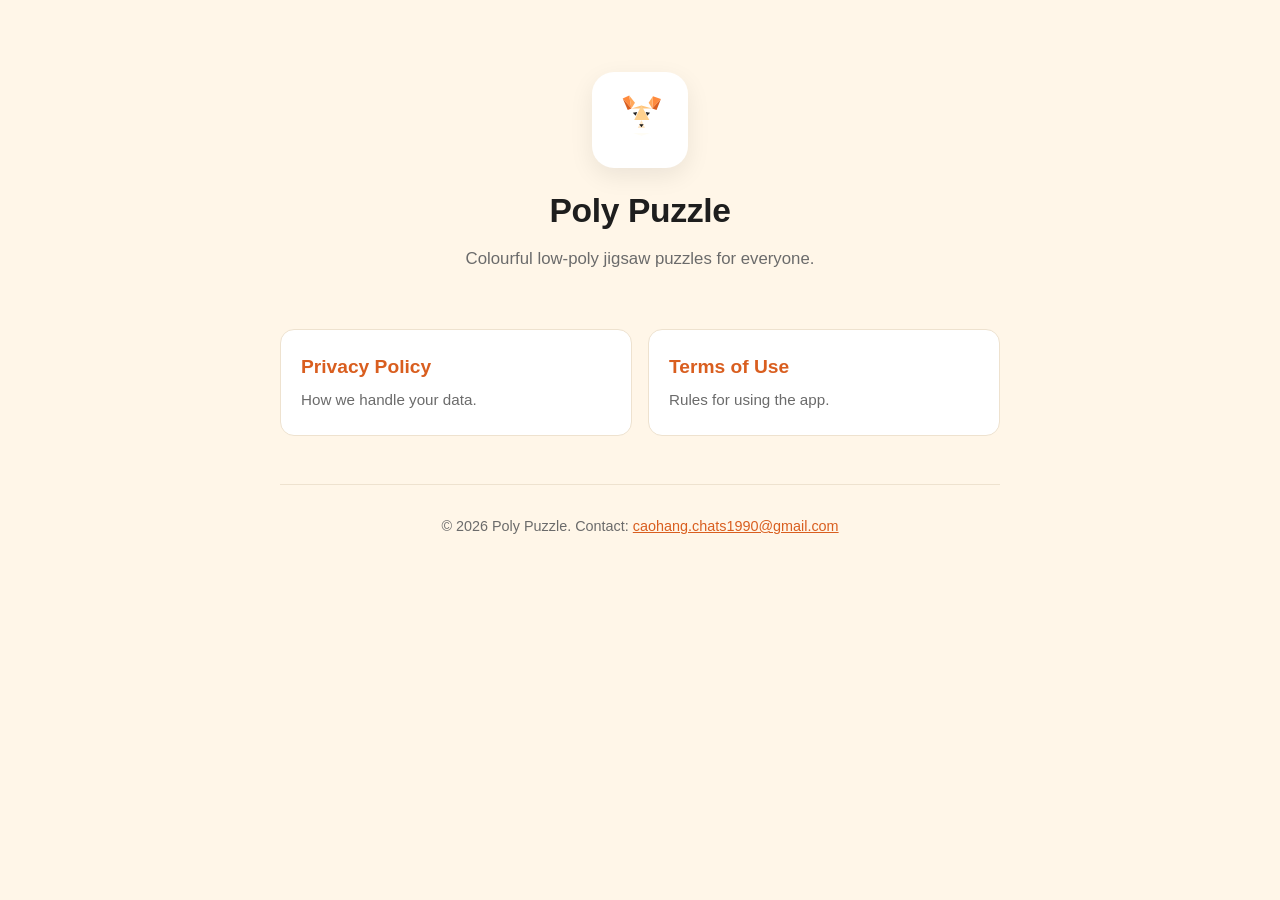
<file: index.html>
<!DOCTYPE html>
<html lang="en">
<head>
  <meta charset="UTF-8" />
  <meta name="viewport" content="width=device-width, initial-scale=1.0" />
  <title>Poly Puzzle</title>
  <link rel="stylesheet" href="styles.css" />
</head>
<body>
  <main class="container">
    <header class="hero">
      <div class="icon">
        <svg viewBox="0 0 100 100" width="72" height="72" aria-hidden="true">
          <polygon points="26,20 35,16 38,34" fill="#FF8A3D"/>
          <polygon points="26,20 38,34 33,36" fill="#D95E1F"/>
          <polygon points="35,16 43,26 38,34" fill="#FFA85C"/>
          <polygon points="67,34 68,17 79,21" fill="#FF8A3D"/>
          <polygon points="67,34 79,21 73,36" fill="#D95E1F"/>
          <polygon points="68,17 62,26 67,34" fill="#FFA85C"/>
          <polygon points="38,34 52,30 67,34" fill="#FFC47A"/>
          <polygon points="42,50 52,30 63,50" fill="#FFD18E"/>
          <polygon points="47,61 52,50 57,61" fill="#FFE8C8"/>
          <polygon points="49,56 55,56 52,60" fill="#1A1A1A"/>
          <polygon points="40,40 46,39 44,44" fill="#222"/>
          <polygon points="58,39 64,40 60,44" fill="#222"/>
          <polygon points="40,68 52,72 64,68" fill="#FFFDF5"/>
        </svg>
      </div>
      <h1>Poly Puzzle</h1>
      <p class="tagline">Colourful low-poly jigsaw puzzles for everyone.</p>
    </header>

    <section class="links">
      <a class="card" href="./privacy.html">
        <h2>Privacy Policy</h2>
        <p>How we handle your data.</p>
      </a>
      <a class="card" href="./terms.html">
        <h2>Terms of Use</h2>
        <p>Rules for using the app.</p>
      </a>
    </section>

    <footer>
      <p>&copy; 2026 Poly Puzzle. Contact: <a href="mailto:caohang.chats1990@gmail.com">caohang.chats1990@gmail.com</a></p>
    </footer>
  </main>
</body>
</html>
</file>
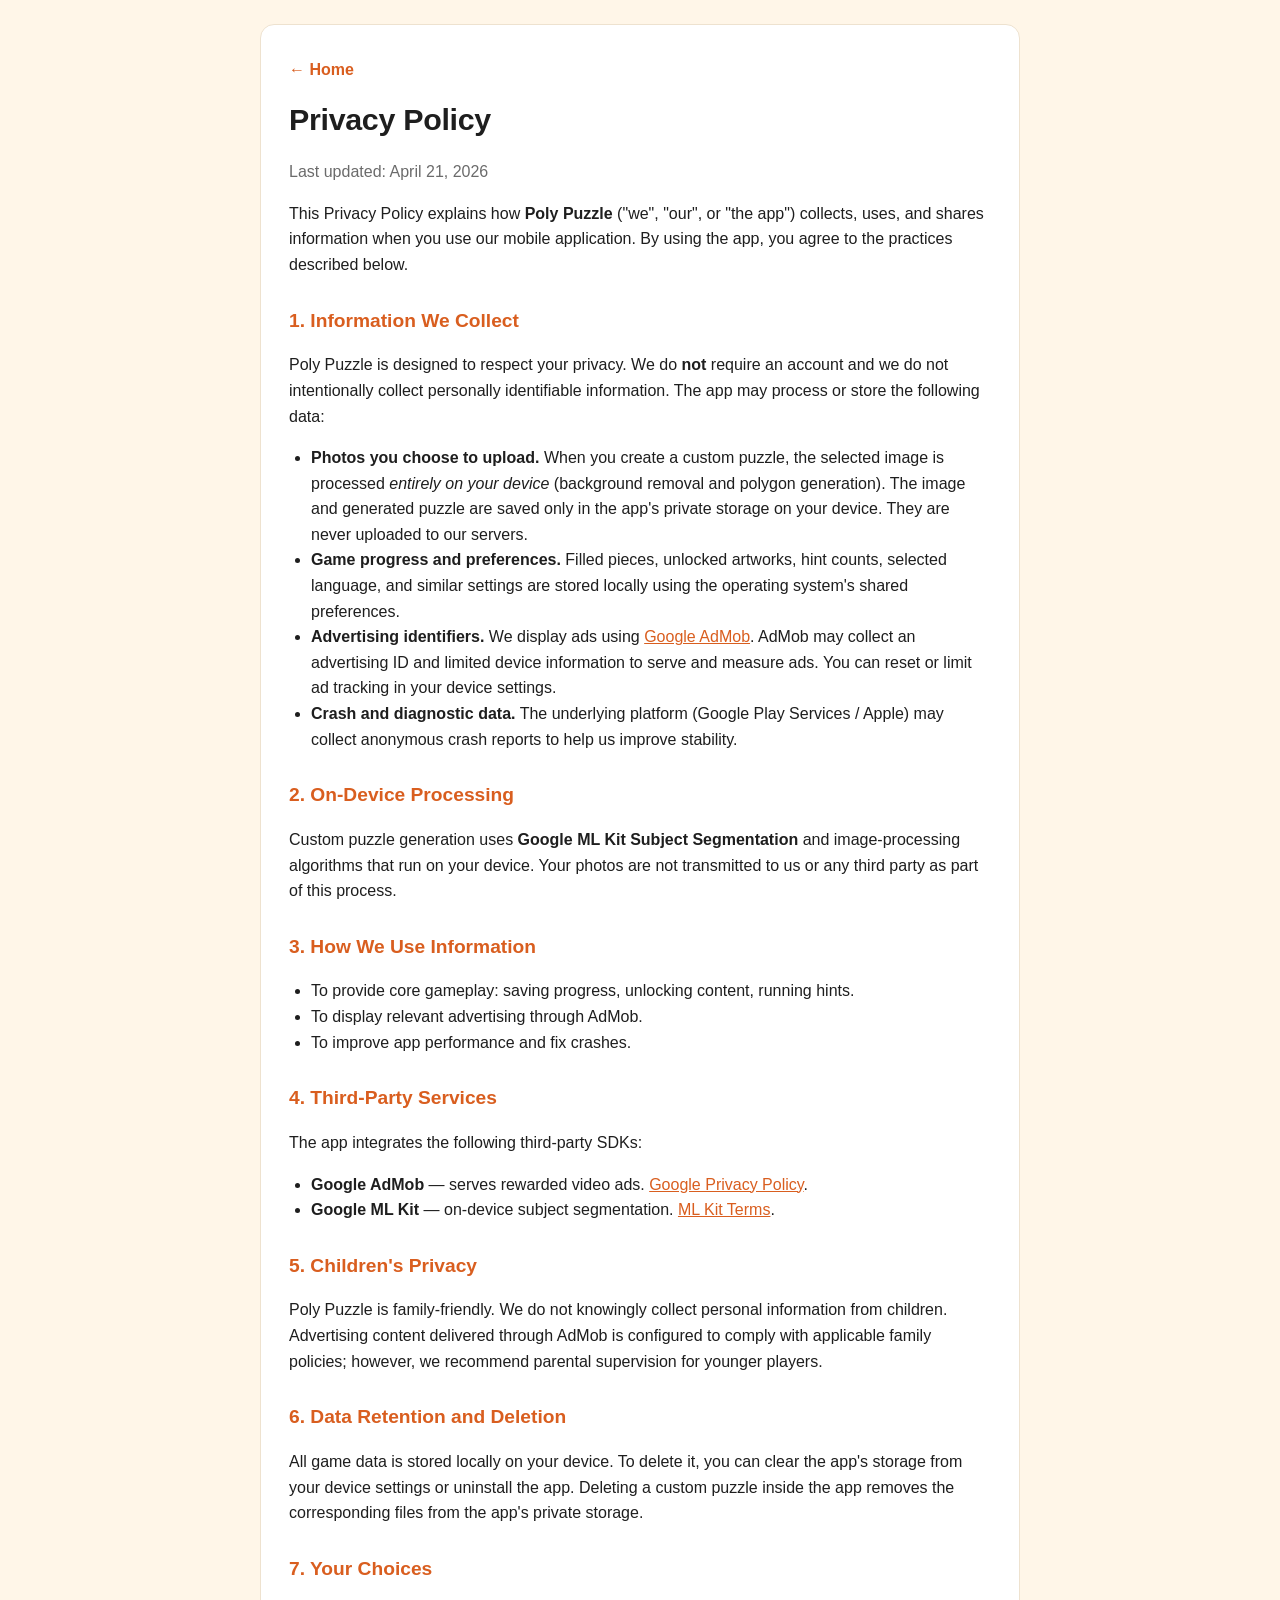
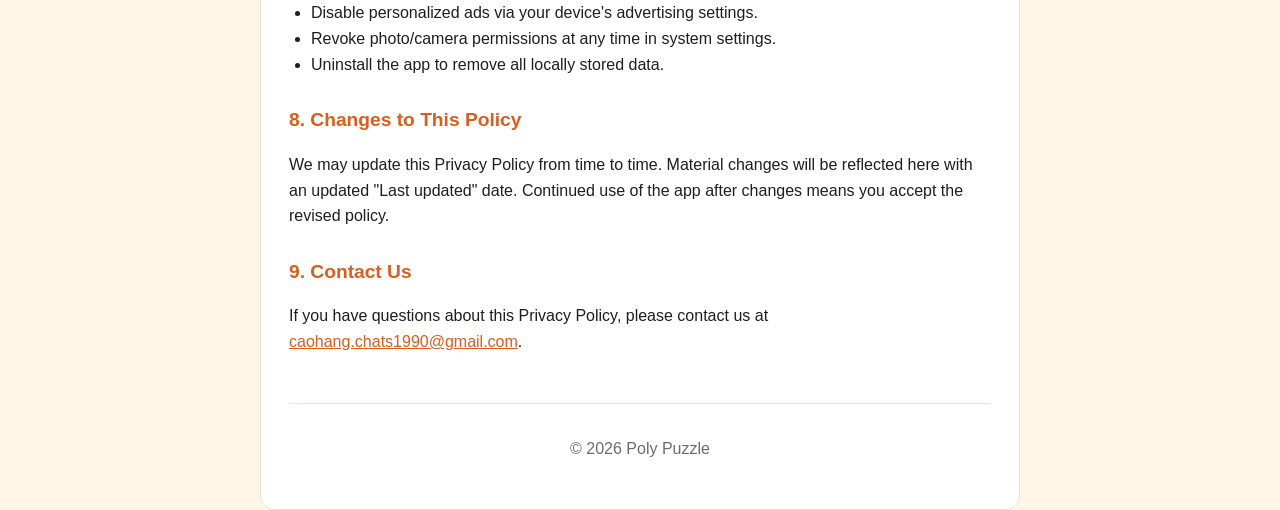
<file: privacy.html>
<!DOCTYPE html>
<html lang="en">
<head>
  <meta charset="UTF-8" />
  <meta name="viewport" content="width=device-width, initial-scale=1.0" />
  <title>Privacy Policy — Poly Puzzle</title>
  <link rel="stylesheet" href="styles.css" />
</head>
<body>
  <main class="container doc">
    <nav class="topnav"><a href="./index.html">← Home</a></nav>
    <h1>Privacy Policy</h1>
    <p class="muted">Last updated: April 21, 2026</p>

    <p>
      This Privacy Policy explains how <strong>Poly Puzzle</strong> ("we", "our", or "the app")
      collects, uses, and shares information when you use our mobile application.
      By using the app, you agree to the practices described below.
    </p>

    <h2>1. Information We Collect</h2>
    <p>
      Poly Puzzle is designed to respect your privacy. We do <strong>not</strong>
      require an account and we do not intentionally collect personally identifiable
      information. The app may process or store the following data:
    </p>
    <ul>
      <li><strong>Photos you choose to upload.</strong> When you create a custom
        puzzle, the selected image is processed <em>entirely on your device</em>
        (background removal and polygon generation). The image and generated
        puzzle are saved only in the app's private storage on your device. They
        are never uploaded to our servers.</li>
      <li><strong>Game progress and preferences.</strong> Filled pieces, unlocked
        artworks, hint counts, selected language, and similar settings are stored
        locally using the operating system's shared preferences.</li>
      <li><strong>Advertising identifiers.</strong> We display ads using
        <a href="https://support.google.com/admob" rel="noopener noreferrer" target="_blank">Google AdMob</a>.
        AdMob may collect an advertising ID and limited device information to
        serve and measure ads. You can reset or limit ad tracking in your device
        settings.</li>
      <li><strong>Crash and diagnostic data.</strong> The underlying platform
        (Google Play Services / Apple) may collect anonymous crash reports to
        help us improve stability.</li>
    </ul>

    <h2>2. On-Device Processing</h2>
    <p>
      Custom puzzle generation uses <strong>Google ML Kit Subject Segmentation</strong>
      and image-processing algorithms that run on your device. Your photos are
      not transmitted to us or any third party as part of this process.
    </p>

    <h2>3. How We Use Information</h2>
    <ul>
      <li>To provide core gameplay: saving progress, unlocking content, running hints.</li>
      <li>To display relevant advertising through AdMob.</li>
      <li>To improve app performance and fix crashes.</li>
    </ul>

    <h2>4. Third-Party Services</h2>
    <p>The app integrates the following third-party SDKs:</p>
    <ul>
      <li><strong>Google AdMob</strong> — serves rewarded video ads.
        <a href="https://policies.google.com/privacy" rel="noopener noreferrer" target="_blank">Google Privacy Policy</a>.</li>
      <li><strong>Google ML Kit</strong> — on-device subject segmentation.
        <a href="https://developers.google.com/ml-kit/terms" rel="noopener noreferrer" target="_blank">ML Kit Terms</a>.</li>
    </ul>

    <h2>5. Children's Privacy</h2>
    <p>
      Poly Puzzle is family-friendly. We do not knowingly collect personal
      information from children. Advertising content delivered through AdMob is
      configured to comply with applicable family policies; however, we recommend
      parental supervision for younger players.
    </p>

    <h2>6. Data Retention and Deletion</h2>
    <p>
      All game data is stored locally on your device. To delete it, you can clear
      the app's storage from your device settings or uninstall the app. Deleting
      a custom puzzle inside the app removes the corresponding files from the
      app's private storage.
    </p>

    <h2>7. Your Choices</h2>
    <ul>
      <li>Disable personalized ads via your device's advertising settings.</li>
      <li>Revoke photo/camera permissions at any time in system settings.</li>
      <li>Uninstall the app to remove all locally stored data.</li>
    </ul>

    <h2>8. Changes to This Policy</h2>
    <p>
      We may update this Privacy Policy from time to time. Material changes will
      be reflected here with an updated "Last updated" date. Continued use of
      the app after changes means you accept the revised policy.
    </p>

    <h2>9. Contact Us</h2>
    <p>
      If you have questions about this Privacy Policy, please contact us at
      <a href="mailto:caohang.chats1990@gmail.com">caohang.chats1990@gmail.com</a>.
    </p>

    <footer>
      <p>&copy; 2026 Poly Puzzle</p>
    </footer>
  </main>
</body>
</html>
</file>
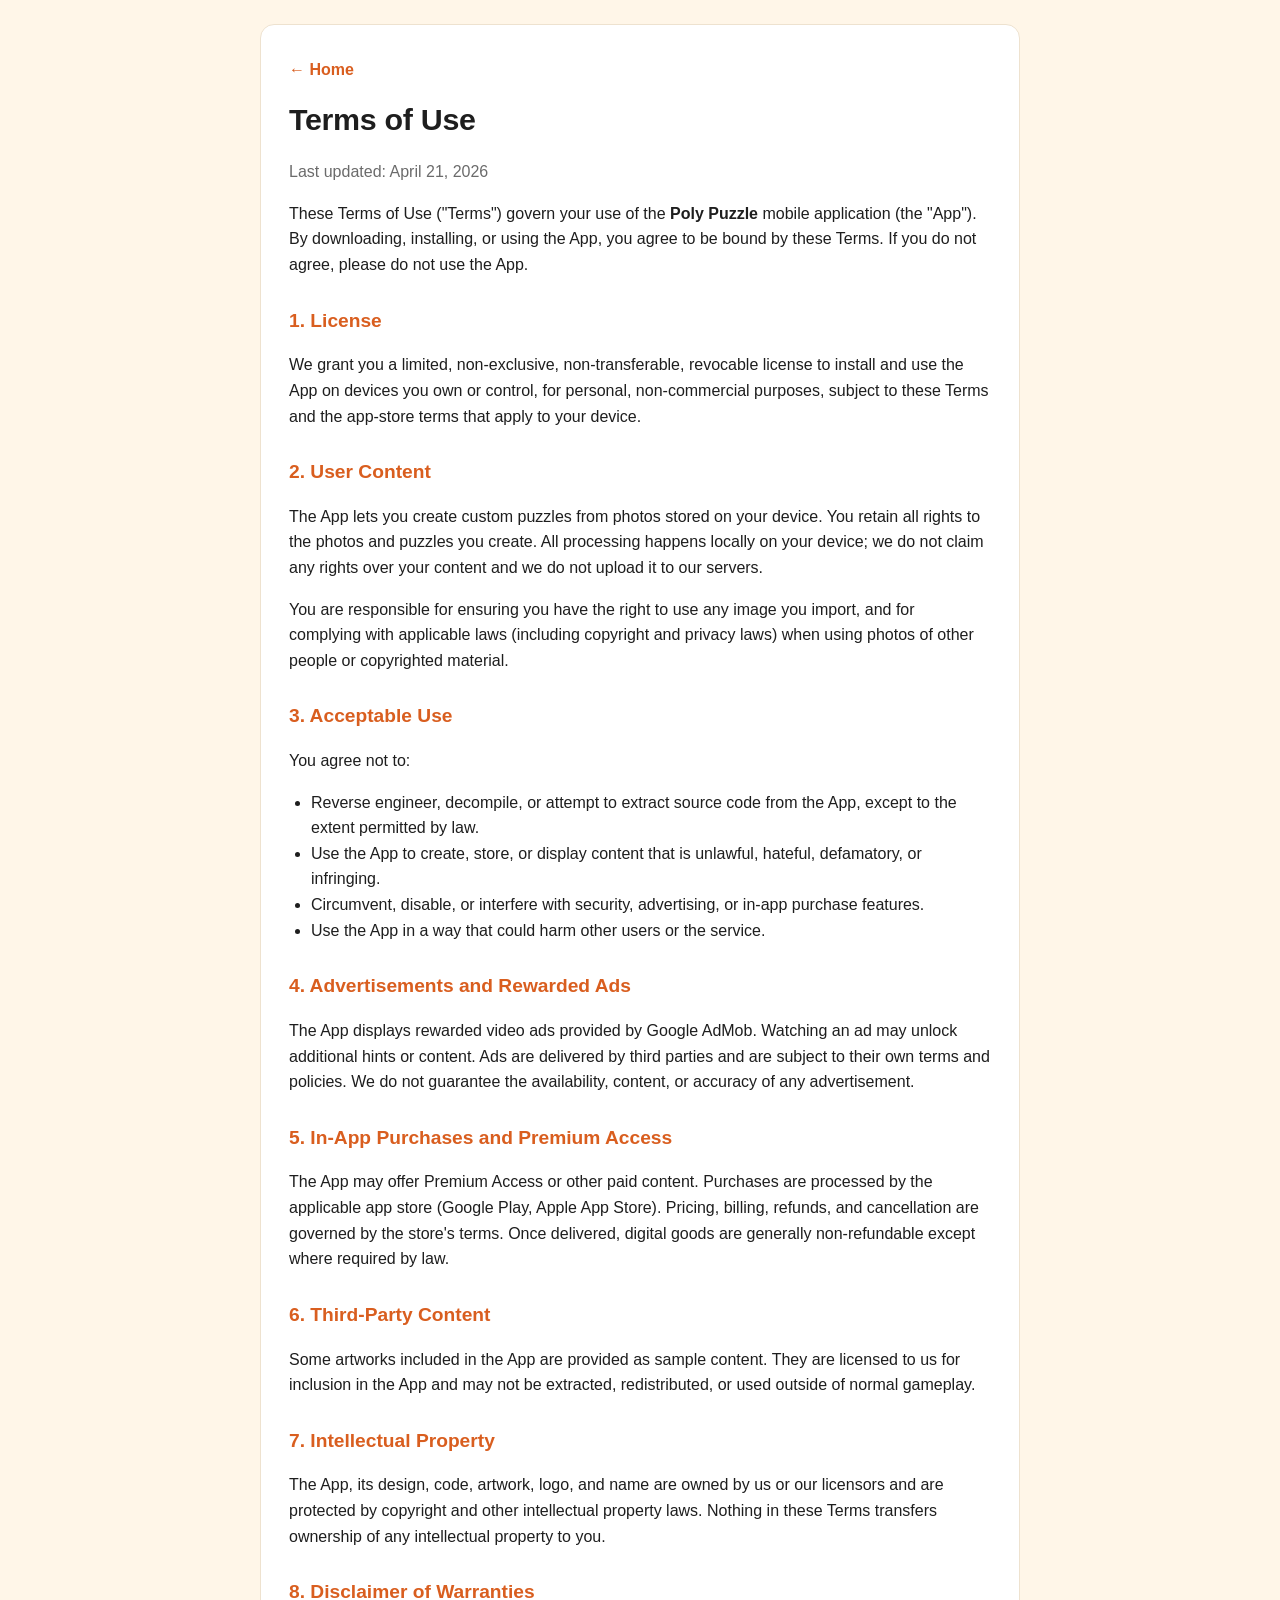
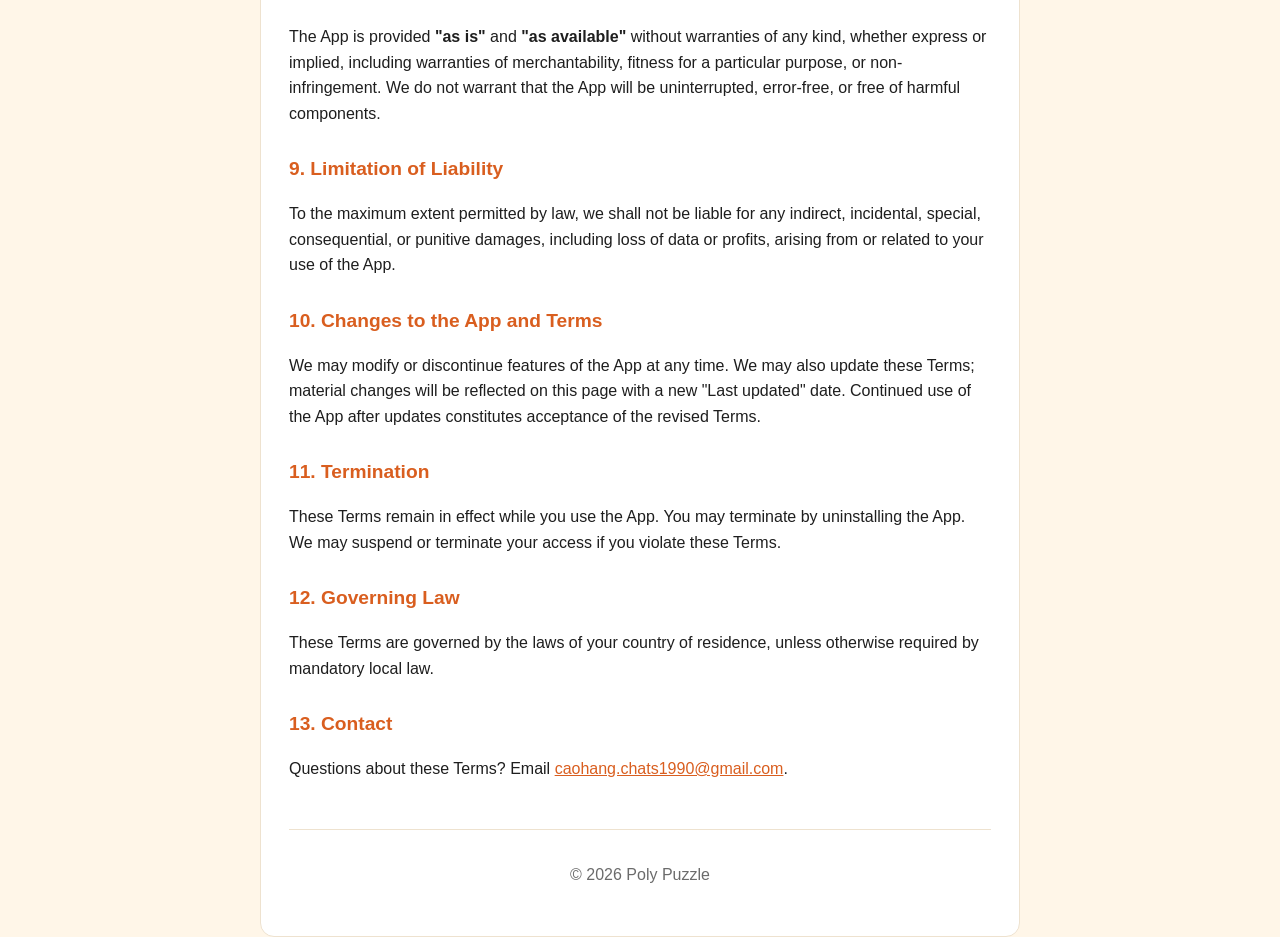
<file: terms.html>
<!DOCTYPE html>
<html lang="en">
<head>
  <meta charset="UTF-8" />
  <meta name="viewport" content="width=device-width, initial-scale=1.0" />
  <title>Terms of Use — Poly Puzzle</title>
  <link rel="stylesheet" href="styles.css" />
</head>
<body>
  <main class="container doc">
    <nav class="topnav"><a href="./index.html">← Home</a></nav>
    <h1>Terms of Use</h1>
    <p class="muted">Last updated: April 21, 2026</p>

    <p>
      These Terms of Use ("Terms") govern your use of the <strong>Poly Puzzle</strong>
      mobile application (the "App"). By downloading, installing, or using the
      App, you agree to be bound by these Terms. If you do not agree, please do
      not use the App.
    </p>

    <h2>1. License</h2>
    <p>
      We grant you a limited, non-exclusive, non-transferable, revocable license
      to install and use the App on devices you own or control, for personal,
      non-commercial purposes, subject to these Terms and the app-store terms
      that apply to your device.
    </p>

    <h2>2. User Content</h2>
    <p>
      The App lets you create custom puzzles from photos stored on your device.
      You retain all rights to the photos and puzzles you create. All processing
      happens locally on your device; we do not claim any rights over your
      content and we do not upload it to our servers.
    </p>
    <p>
      You are responsible for ensuring you have the right to use any image you
      import, and for complying with applicable laws (including copyright and
      privacy laws) when using photos of other people or copyrighted material.
    </p>

    <h2>3. Acceptable Use</h2>
    <p>You agree not to:</p>
    <ul>
      <li>Reverse engineer, decompile, or attempt to extract source code from the App, except to the extent permitted by law.</li>
      <li>Use the App to create, store, or display content that is unlawful, hateful, defamatory, or infringing.</li>
      <li>Circumvent, disable, or interfere with security, advertising, or in-app purchase features.</li>
      <li>Use the App in a way that could harm other users or the service.</li>
    </ul>

    <h2>4. Advertisements and Rewarded Ads</h2>
    <p>
      The App displays rewarded video ads provided by Google AdMob. Watching an
      ad may unlock additional hints or content. Ads are delivered by third
      parties and are subject to their own terms and policies. We do not
      guarantee the availability, content, or accuracy of any advertisement.
    </p>

    <h2>5. In-App Purchases and Premium Access</h2>
    <p>
      The App may offer Premium Access or other paid content. Purchases are
      processed by the applicable app store (Google Play, Apple App Store).
      Pricing, billing, refunds, and cancellation are governed by the store's
      terms. Once delivered, digital goods are generally non-refundable except
      where required by law.
    </p>

    <h2>6. Third-Party Content</h2>
    <p>
      Some artworks included in the App are provided as sample content. They
      are licensed to us for inclusion in the App and may not be extracted,
      redistributed, or used outside of normal gameplay.
    </p>

    <h2>7. Intellectual Property</h2>
    <p>
      The App, its design, code, artwork, logo, and name are owned by us or our
      licensors and are protected by copyright and other intellectual property
      laws. Nothing in these Terms transfers ownership of any intellectual
      property to you.
    </p>

    <h2>8. Disclaimer of Warranties</h2>
    <p>
      The App is provided <strong>"as is"</strong> and <strong>"as available"</strong>
      without warranties of any kind, whether express or implied, including
      warranties of merchantability, fitness for a particular purpose, or
      non-infringement. We do not warrant that the App will be uninterrupted,
      error-free, or free of harmful components.
    </p>

    <h2>9. Limitation of Liability</h2>
    <p>
      To the maximum extent permitted by law, we shall not be liable for any
      indirect, incidental, special, consequential, or punitive damages,
      including loss of data or profits, arising from or related to your use of
      the App.
    </p>

    <h2>10. Changes to the App and Terms</h2>
    <p>
      We may modify or discontinue features of the App at any time. We may also
      update these Terms; material changes will be reflected on this page with
      a new "Last updated" date. Continued use of the App after updates
      constitutes acceptance of the revised Terms.
    </p>

    <h2>11. Termination</h2>
    <p>
      These Terms remain in effect while you use the App. You may terminate by
      uninstalling the App. We may suspend or terminate your access if you
      violate these Terms.
    </p>

    <h2>12. Governing Law</h2>
    <p>
      These Terms are governed by the laws of your country of residence, unless
      otherwise required by mandatory local law.
    </p>

    <h2>13. Contact</h2>
    <p>
      Questions about these Terms? Email
      <a href="mailto:caohang.chats1990@gmail.com">caohang.chats1990@gmail.com</a>.
    </p>

    <footer>
      <p>&copy; 2026 Poly Puzzle</p>
    </footer>
  </main>
</body>
</html>
</file>
<file: styles.css>
:root {
  --bg: #FFF6E8;
  --surface: #ffffff;
  --accent: #FF8A3D;
  --accent-dark: #D95E1F;
  --text: #1E1E1E;
  --muted: #6B6B6B;
  --border: #EEE2CF;
}

* { box-sizing: border-box; }

html, body {
  margin: 0;
  padding: 0;
  background: var(--bg);
  color: var(--text);
  font-family: -apple-system, BlinkMacSystemFont, "Segoe UI", Roboto, "Helvetica Neue", Arial, sans-serif;
  line-height: 1.6;
}

.container {
  max-width: 760px;
  margin: 0 auto;
  padding: 32px 20px 64px;
}

.hero {
  text-align: center;
  padding: 40px 16px 24px;
}

.hero .icon {
  display: inline-flex;
  align-items: center;
  justify-content: center;
  width: 96px;
  height: 96px;
  background: #fff;
  border-radius: 22px;
  box-shadow: 0 8px 24px rgba(0,0,0,0.08);
  margin-bottom: 16px;
}

h1 {
  font-size: 2.1rem;
  margin: 0 0 8px;
  letter-spacing: -0.01em;
}

.tagline {
  color: var(--muted);
  margin: 0;
  font-size: 1.05rem;
}

.links {
  display: grid;
  grid-template-columns: 1fr;
  gap: 16px;
  margin-top: 32px;
}

@media (min-width: 640px) {
  .links { grid-template-columns: 1fr 1fr; }
}

.card {
  display: block;
  background: var(--surface);
  border: 1px solid var(--border);
  border-radius: 14px;
  padding: 22px 20px;
  text-decoration: none;
  color: var(--text);
  transition: transform 0.15s ease, box-shadow 0.15s ease;
}

.card:hover {
  transform: translateY(-2px);
  box-shadow: 0 8px 20px rgba(255, 138, 61, 0.15);
  border-color: var(--accent);
}

.card h2 {
  margin: 0 0 6px;
  font-size: 1.2rem;
  color: var(--accent-dark);
}

.card p {
  margin: 0;
  color: var(--muted);
  font-size: 0.95rem;
}

.doc {
  background: var(--surface);
  border-radius: 14px;
  border: 1px solid var(--border);
  margin-top: 24px;
  padding: 32px 28px;
}

.doc h1 { font-size: 1.9rem; margin-top: 0; }
.doc h2 {
  font-size: 1.2rem;
  margin-top: 28px;
  color: var(--accent-dark);
}
.doc p, .doc li { font-size: 1rem; }
.doc ul { padding-left: 22px; }
.doc a { color: var(--accent-dark); }
.doc strong { color: var(--text); }

.muted { color: var(--muted); font-size: 0.9rem; }

.topnav {
  margin-bottom: 12px;
}

.topnav a {
  text-decoration: none;
  color: var(--accent-dark);
  font-weight: 600;
}

footer {
  margin-top: 48px;
  padding-top: 16px;
  border-top: 1px solid var(--border);
  color: var(--muted);
  font-size: 0.9rem;
  text-align: center;
}

footer a { color: var(--accent-dark); }
</file>
